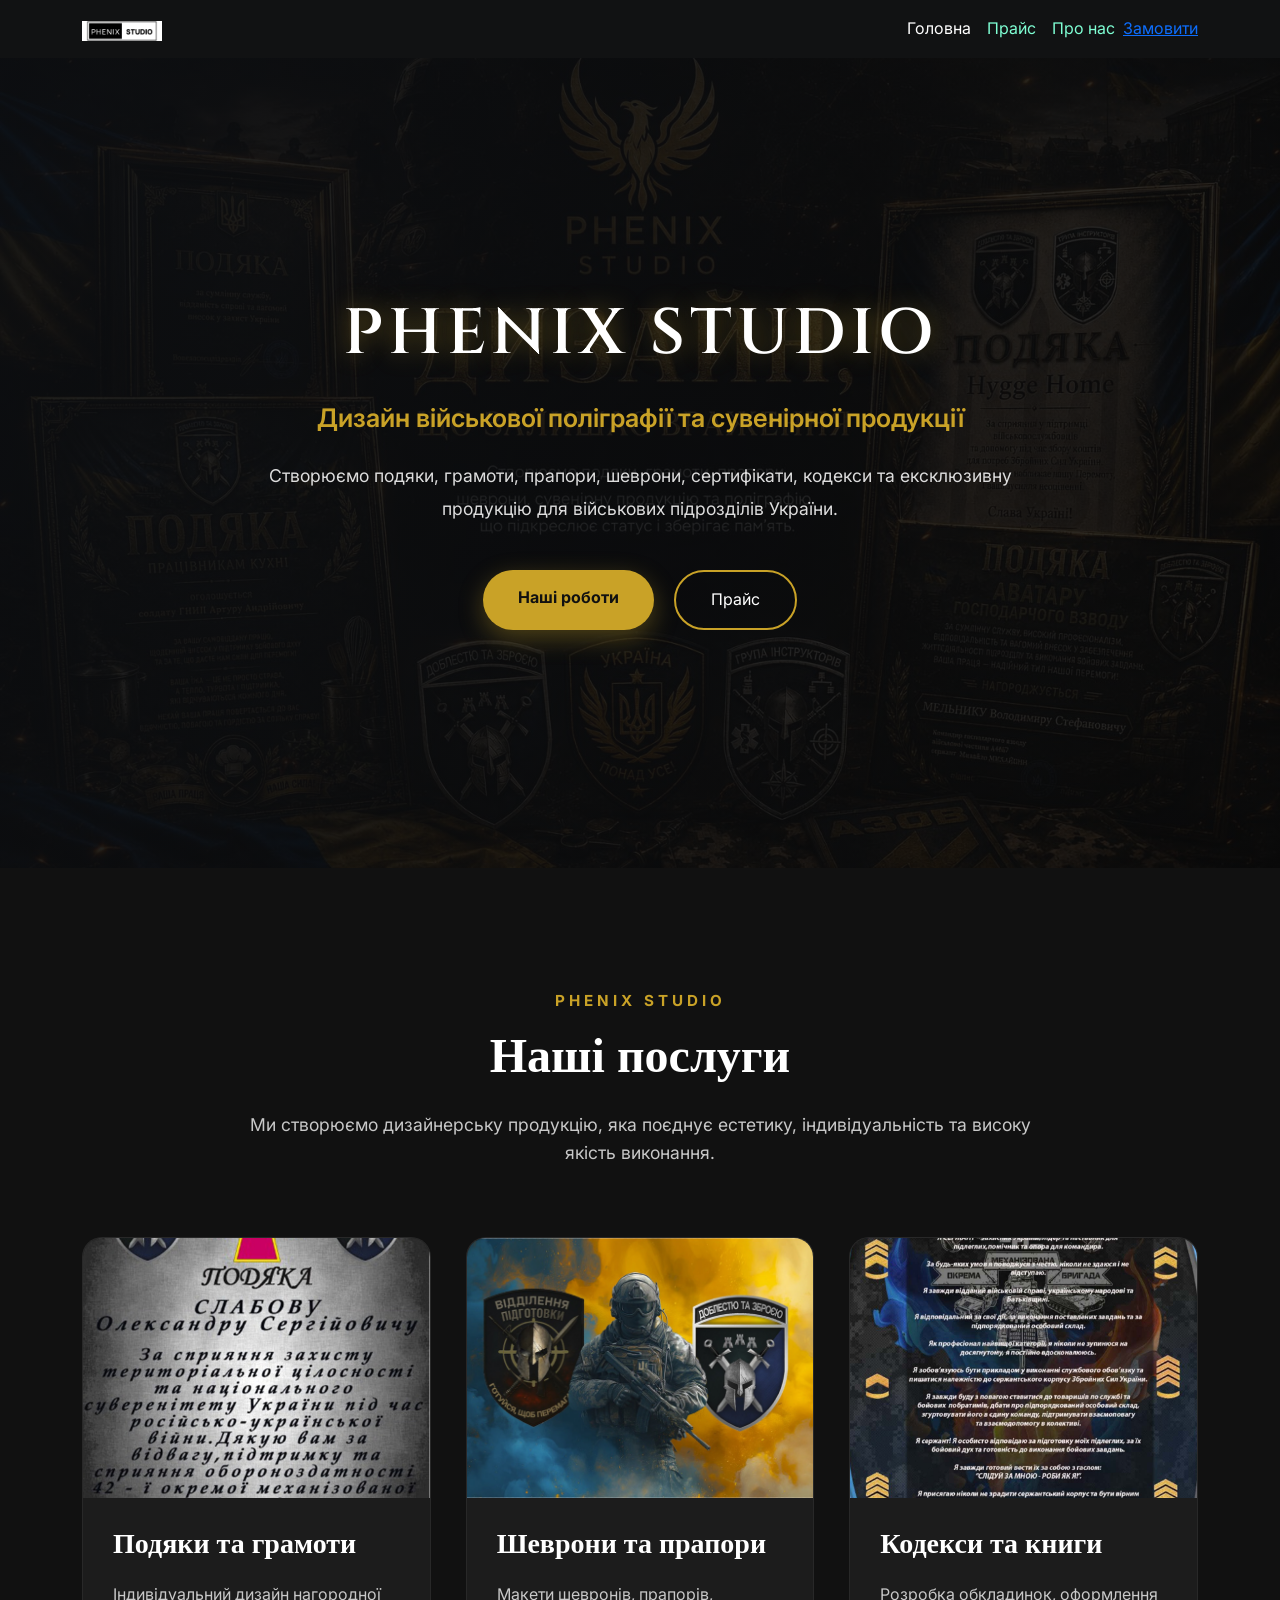
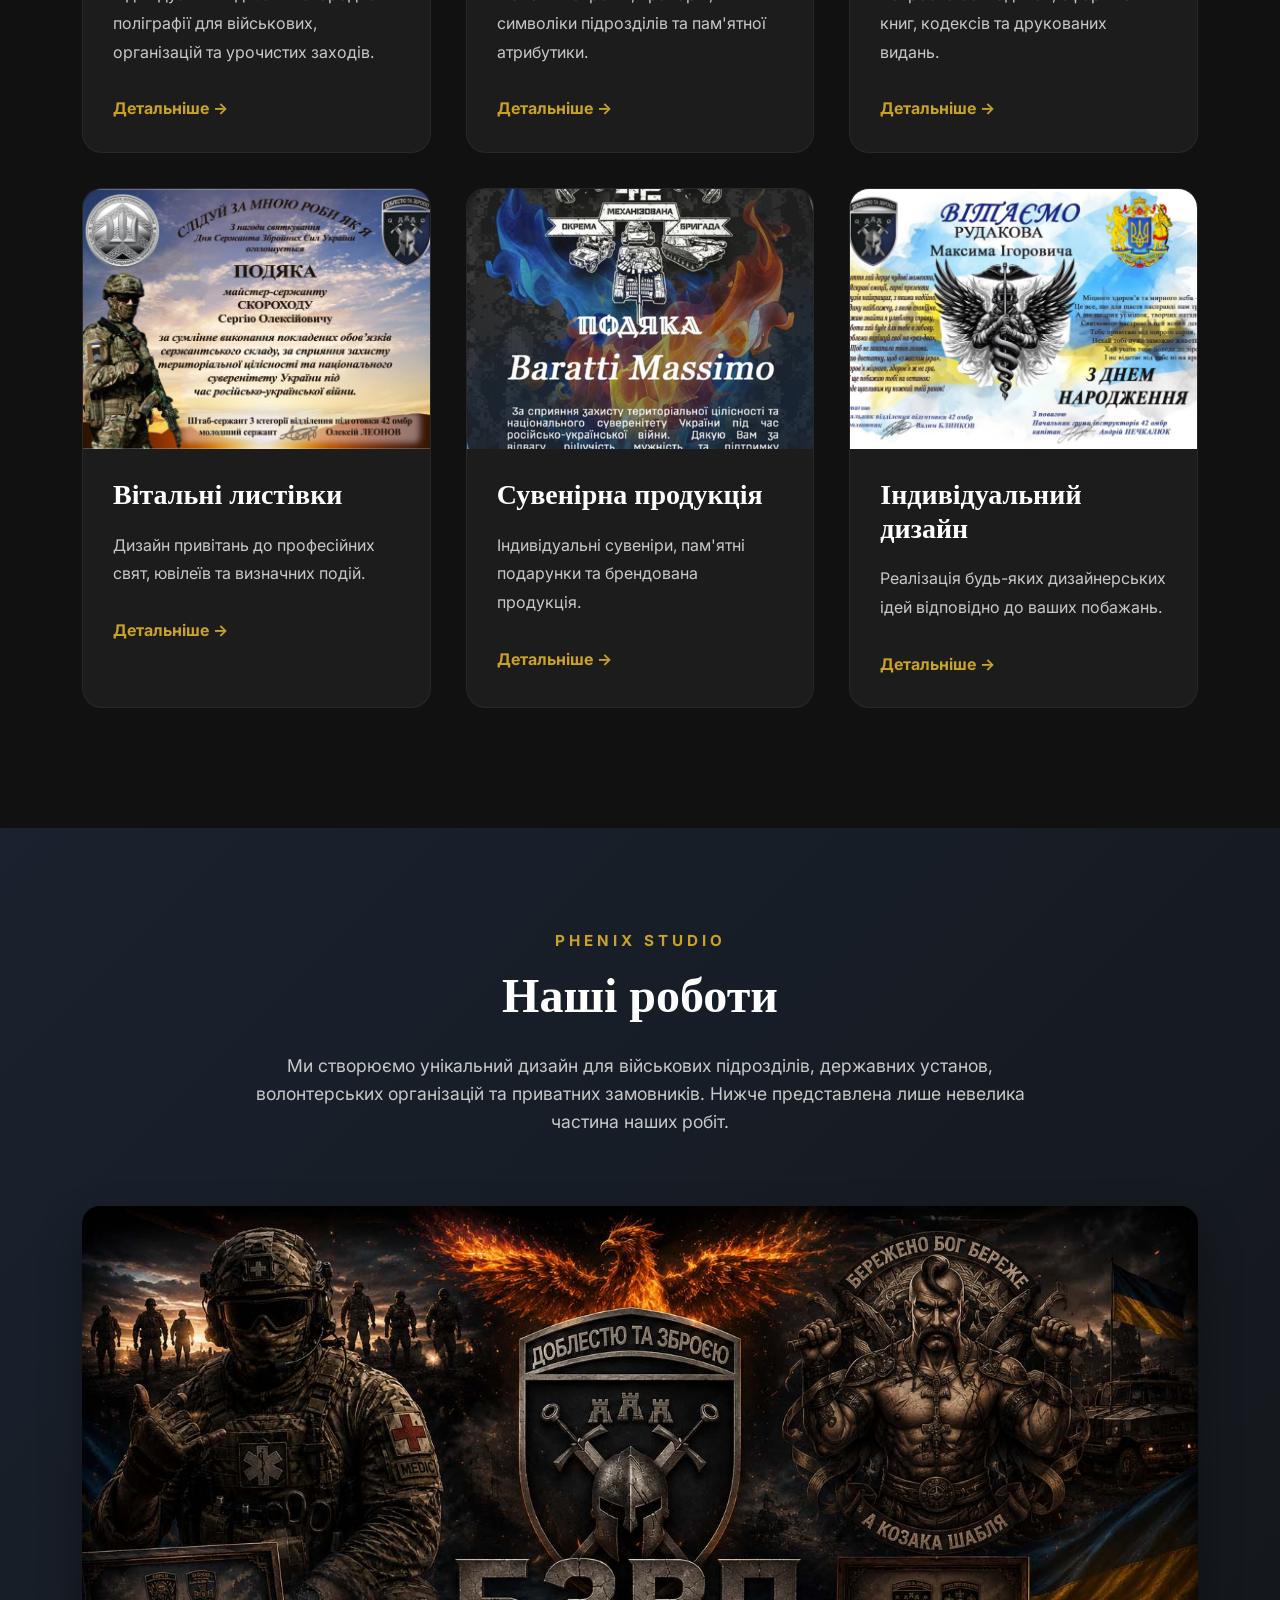
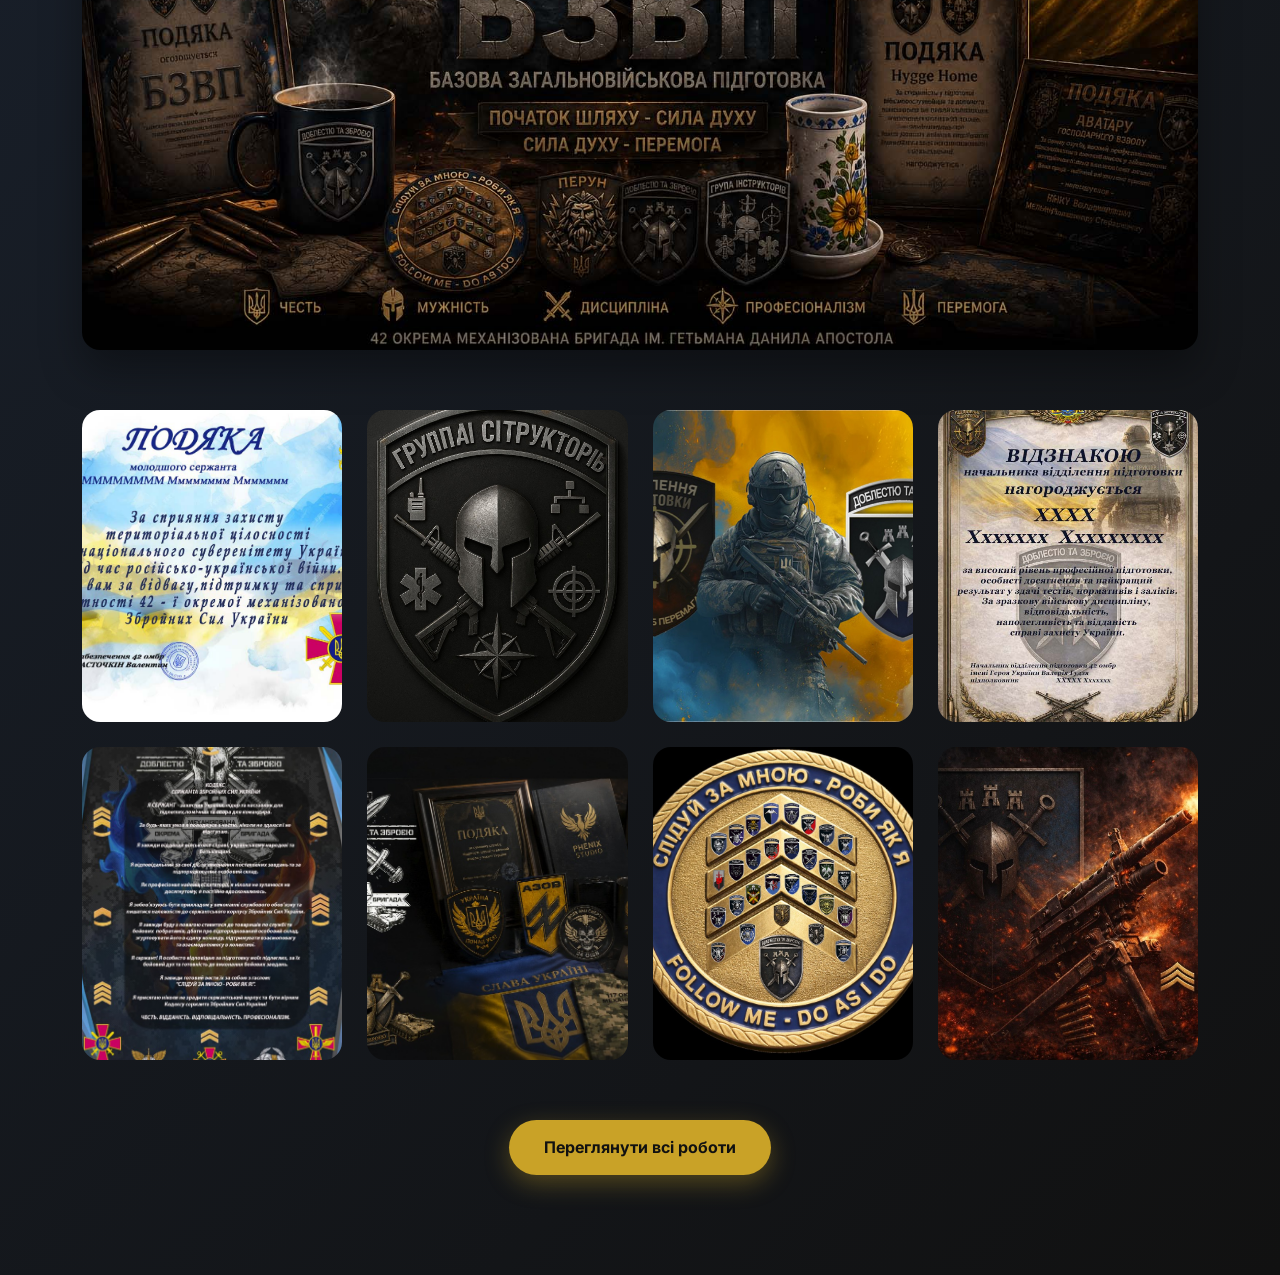
<file: index.html>
<!doctype html>
<html lang="uk">
  <head>
    <meta charset="UTF-8" />
    <meta name="viewport" content="width=device-width, initial-scale=1.0">
    <link
      href="https://cdn.jsdelivr.net/npm/bootstrap@5.2.3/dist/css/bootstrap.min.css"
      rel="stylesheet"
      integrity="sha384-rbsA2VBKQhggwzxH7pPCaAqO46MgnOM80zW1RWuH61DGLwZJEdK2Kadq2F9CUG65"
      crossorigin="anonymous"
    />
    <link rel="preconnect" href="https://fonts.googleapis.com">
<link rel="preconnect" href="https://fonts.gstatic.com" crossorigin>

<link href="https://fonts.googleapis.com/css2?family=Cinzel:wght@500;600;700&family=Inter:wght@300;400;500;600;700&display=swap" rel="stylesheet">
    <link rel="stylesheet" href="styles/style.css" />
    <link rel="icon" href="images/favicon.png" />
    <title>Phenix Studio | Дизайн поліграфії та сувенірної продукції</title>
  </head>

  <body>
    <header>
      <nav class="navbar navbar-expand-lg bg-dark">
        <div class="container">
          <a class="navbar-brand" href="index.html"
            ><img src="files/phenix studio.png" alt=""
          /></a>
          <button
            class="navbar-toggler"
            type="button"
            data-bs-toggle="collapse"
            data-bs-target="#navbarNav"
            aria-controls="navbarNav"
            aria-expanded="false"
            aria-label="Toggle navigation"
          >
            <span class="navbar-toggler-icon"></span>
          </button>
          <div class="collapse navbar-collapse" id="navbarNav">
            <ul class="navbar-nav ms-auto">
              <li class="nav-item">
                <a class="nav-link active" aria-current="page" href="index.html"
                  >Головна</a
                >
              </li>
              <li class="nav-item">
                <a class="nav-link" href="pricing.html">Прайс</a>
              </li>
              <li class="nav-item">
                <a class="nav-link" aria-current="page" href="about.html"
                  >Про нас</a
                >
              </li>
            </ul>
            <a href="#contacts" class="header-btn">
    Замовити
</a>
          </div>
        </div>
      </nav>
    </header>
    <section class="hero">

    <div class="hero-overlay"></div>

    <div class="container">

        <div class="hero-content">

            <h1>
                PHENIX STUDIO
            </h1>

            <p class="hero-subtitle">
                Дизайн військової поліграфії та сувенірної продукції
            </p>

            <p class="hero-description">

                Створюємо подяки, грамоти, прапори, шеврони,
                сертифікати, кодекси та ексклюзивну продукцію
                для військових підрозділів України.

            </p>

            <div class="hero-buttons">

                <a href="#gallery" class="btn-gold">
                    Наші роботи
                </a>

                <a href="pricing.html" class="btn-outline">
                    Прайс
                </a>

            </div>

        </div>

    </div>

</section>
<section class="services">

    <div class="container">

        <div class="section-title">

            <span>PHENIX STUDIO</span>

            <h2>Наші послуги</h2>

            <p>
                Ми створюємо дизайнерську продукцію, яка поєднує
                естетику, індивідуальність та високу якість виконання.
            </p>

        </div>

        <div class="services-grid">

            <article class="service-card">

                <img src="images/gratitude.jpeg" alt="Подяки">

                <div class="service-content">

                    <h3>Подяки та грамоти</h3>

                    <p>
                        Індивідуальний дизайн нагородної поліграфії для
                        військових, організацій та урочистих заходів.
                    </p>

                    <a href="pricing.html" class="service-link">
                        Детальніше →
                    </a>

                </div>

            </article>

            <article class="service-card">

                <img src="images/flag and chevrons.jpeg" alt="Шеврони">

                <div class="service-content">

                    <h3>Шеврони та прапори</h3>

                    <p>
                        Макети шевронів, прапорів, символіки підрозділів
                        та пам'ятної атрибутики.
                    </p>

                    <a href="pricing.html" class="service-link">
                        Детальніше →
                    </a>

                </div>

            </article>

            <article class="service-card">

                <img src="images/codes.jpg" alt="Кодекси">

                <div class="service-content">

                    <h3>Кодекси та книги</h3>

                    <p>
                        Розробка обкладинок, оформлення книг,
                        кодексів та друкованих видань.
                    </p>

                    <a href="pricing.html" class="service-link">
                        Детальніше →
                    </a>

                </div>

            </article>

            <article class="service-card">

                <img src="images/Thanksgiving for professional holidays.jpeg" alt="Листівки">

                <div class="service-content">

                    <h3>Вітальні листівки</h3>

                    <p>
                        Дизайн привітань до професійних свят,
                        ювілеїв та визначних подій.
                    </p>

                    <a href="pricing.html" class="service-link">
                        Детальніше →
                    </a>

                </div>

            </article>

            <article class="service-card">

                <img src="images/thanks to the volunteers.jpeg" alt="Сувеніри">

                <div class="service-content">

                    <h3>Сувенірна продукція</h3>

                    <p>
                        Індивідуальні сувеніри,
                        пам'ятні подарунки та брендована продукція.
                    </p>

                    <a href="pricing.html" class="service-link">
                        Детальніше →
                    </a>

                </div>

            </article>

            <article class="service-card">

                <img src="images/birthday-card.jpeg" alt="Індивідуальний дизайн">

                <div class="service-content">

                    <h3>Індивідуальний дизайн</h3>

                    <p>
                        Реалізація будь-яких дизайнерських ідей
                        відповідно до ваших побажань.
                    </p>

                    <a href="pricing.html" class="service-link">
                        Детальніше →
                    </a>

                </div>

            </article>

        </div>

    </div>

</section>

<!-- ==========================================
     PORTFOLIO
========================================== -->

<section class="portfolio" id="gallery">

    <div class="container">

        <div class="section-title">

            <span>PHENIX STUDIO</span>

            <h2>Наші роботи</h2>

            <p>
                Ми створюємо унікальний дизайн для військових підрозділів,
                державних установ, волонтерських організацій та приватних
                замовників. Нижче представлена лише невелика частина наших робіт.
            </p>

        </div>

        <!-- Головний колаж -->

        <div class="portfolio-featured">

            <img
                src="images/portfolio/portfolio-main.jpg"
                alt="Колаж робіт PHENIX STUDIO">

        </div>

        <!-- Галерея -->

        <div class="portfolio-grid">

            <article class="portfolio-card">

                <a href="images/portfolio/portfolio-01.jpg">

                    <img
                        src="images/portfolio/portfolio-01.jpg"
                        alt="Подяка військовим">

                    <div class="portfolio-overlay">

                        <h3>Подяки</h3>

                        <span>Переглянути →</span>

                    </div>

                </a>

            </article>

            <article class="portfolio-card">

                <a href="images/portfolio/portfolio-02.jpg">

                    <img
                        src="images/portfolio/portfolio-08.jpg"
                        alt="Шеврони">

                    <div class="portfolio-overlay">

                        <h3>Шеврони</h3>

                        <span>Переглянути →</span>

                    </div>

                </a>

            </article>

            <article class="portfolio-card">

                <a href="images/portfolio/portfolio-03.jpg">

                    <img
                        src="images/portfolio/portfolio-flags.jpeg"
                        alt="Прапори">

                    <div class="portfolio-overlay">

                        <h3>Прапори</h3>

                        <span>Переглянути →</span>

                    </div>

                </a>

            </article>

            <article class="portfolio-card">

                <a href="images/portfolio/portfolio-04.jpg">

                    <img
                        src="images/portfolio/portfolio-03.jpg"
                        alt="Грамоти">

                    <div class="portfolio-overlay">

                        <h3>Грамоти</h3>

                        <span>Переглянути →</span>

                    </div>

                </a>

            </article>

            <article class="portfolio-card">

                <a href="images/portfolio/portfolio-05.jpg">

                    <img
                        src="images/portfolio/portfolio-codes.jpeg"
                        alt="Кодекси">

                    <div class="portfolio-overlay">

                        <h3>Кодекси</h3>

                        <span>Переглянути →</span>

                    </div>

                </a>

            </article>

            <article class="portfolio-card">

                <a href="images/portfolio/portfolio-06.jpg">

                    <img
                        src="images/portfolio/portfolio-syveniry.jpeg"
                        alt="Сувенірна продукція">

                    <div class="portfolio-overlay">

                        <h3>Сувеніри</h3>

                        <span>Переглянути →</span>

                    </div>

                </a>

            </article>
            <article class="portfolio-card">

                <a href="images/portfolio/portfolio-07.jpg">

                    <img
                        src="images/portfolio/portfolio-06.jpeg"
                        alt="Коіни">

                    <div class="portfolio-overlay">

                        <h3>Коіни</h3>

                        <span>Переглянути →</span>

                    </div>

                </a>

            </article>
            <article class="portfolio-card">

                <a href="images/portfolio/portfolio-08.jpg">

                    <img
                        src="images/portfolio/portfolio-09.jpeg"
                        alt="Прапори з позивним">

                    <div class="portfolio-overlay">

                        <h3>Прапори з позивним</h3>

                        <span>Переглянути →</span>

                    </div>

                </a>

            </article>

        </div>

        <!-- Кнопка -->

        <div class="portfolio-footer">

            <a href="portfolio.html" class="btn-gold">

                Переглянути всі роботи

            </a>

        </div>

    </div>

</section>

    <footer></footer>
    <script
      src="https://cdn.jsdelivr.net/npm/bootstrap@5.2.3/dist/js/bootstrap.bundle.min.js"
      integrity="sha384-kenU1KFdBIe4zVF0s0G1M5b4hcpxyD9F7jL+jjXkk+Q2h455rYXK/7HAuoJl+0I4"
      crossorigin="anonymous"
    ></script>
  </body>
</html>
</file>
<file: styles/style.css>
/* ==========================================
   GOOGLE FONTS
========================================== */
/* Підключаються в <head> HTML */

/* ==========================================
   VARIABLES
========================================== */

:root {

    /* Colors */
    --color-bg: #111111;
    --color-bg-secondary: #1c1c1c;

    --color-primary: #c9a227;
    --color-primary-hover: #e3bb35;

    --color-text: #f5f5f5;
    --color-text-secondary: #c8c8c8;

    --color-accent: aquamarine;

    /* Effects */
    --shadow-card: 0 10px 30px rgba(201, 162, 39, 0.35);
    --border-radius: 18px;
}


/* ==========================================
   RESET
========================================== */

* {
    margin: 0;
    padding: 0;
    box-sizing: border-box;
}

html {
    scroll-behavior: smooth;
}


/* ==========================================
   GLOBAL
========================================== */

body {
    font-family: 'Inter', sans-serif;
    color: var(--color-text);
    background: linear-gradient(135deg, #202e44 0%, #111111 100%);
    line-height: 1.6;
}


/* ==========================================
   TYPOGRAPHY
========================================== */

h1,
h2,
h3,
h4,
h5 {
    font-family: 'Cinzel', serif;
    font-weight: 600;
}

p {
    color: var(--color-text-secondary);
}


/* ==========================================
   HEADER
========================================== */

.navbar {
    background: rgba(17, 17, 17, 0.95) !important;
    backdrop-filter: blur(10px);
}

.navbar-brand img {
    width: 80px;
}

.nav-link {
    color: var(--color-accent);
    transition: .3s;
}

.nav-link:hover {
    color: var(--color-primary);
}

.navbar-nav .nav-link.active {
    color: white;
}

.navbar-toggler {
    background-color: #555;
}


/* ==========================================
   CARDS
========================================== */

.card {
    border: none;
    border-radius: var(--border-radius);
    overflow: hidden;
    background: #1b1b1b;
    box-shadow: var(--shadow-card);
    transition: .35s ease;
}

.card:hover {
    transform: translateY(-8px);
    box-shadow: 0 20px 40px rgba(201, 162, 39, .45);
}

.card-body {
    background: #1b1b1b;
}

.card-title {
    color: var(--color-text);
}

.card-text {
    color: var(--color-text-secondary);
}


/* ==========================================
   SIDEBAR
========================================== */

.sidebar {
    margin-top: 20px;
    padding: 20px;
    border-radius: var(--border-radius);
    background: linear-gradient(180deg, #233a5d, #161616);
}

.sidebar p {
    margin-bottom: 0;
}

.sidebar a {
    color: var(--color-primary);
    text-decoration: none;
}

.sidebar a:hover {
    color: var(--color-primary-hover);
}


/* ==========================================
   BUTTONS
========================================== */

.btn-primary {
    background: var(--color-primary);
    border: none;
    color: #111;
    font-weight: 600;
    transition: .3s;
}

.btn-primary:hover {
    background: var(--color-primary-hover);
    color: #111;
}
.btn-gold{

    display:inline-block;

    padding:15px 35px;

    background:var(--color-primary);

    color:#111;

    border-radius:50px;

    text-decoration:none;

    font-weight:700;

    transition:.35s;

    box-shadow:0 8px 25px rgba(201,162,39,.35);

}

.btn-gold:hover{

    background:var(--color-primary-hover);

    color:#111;

    transform:translateY(-3px);

}

.btn-outline{

    display:inline-block;

    padding:15px 35px;

    border:2px solid var(--color-primary);

    color:white;

    border-radius:50px;

    text-decoration:none;

    transition:.35s;

}

.btn-outline:hover{

    background:var(--color-primary);

    color:#111;

}

/* ==========================================
   HERO
========================================== */

.hero {
    position: relative;
    min-height: 90vh;

    display: flex;
    align-items: center;
    justify-content: center;

    background-image: url("../images/hero-banner.jpg");
    background-size: cover;
    background-position: center;

    overflow: hidden;
}

.hero-overlay {

    position: absolute;

    inset: 0;

    background:

        linear-gradient(
            rgba(10,10,10,.82),
            rgba(10,10,10,.82)
        ),

        linear-gradient(
            120deg,
            rgba(32,46,68,.65),
            rgba(0,0,0,.15)
        );
}

.hero .container{

    position: relative;
    z-index: 2;

}

.hero-content{

    max-width:800px;

    text-align:center;

    margin:auto;

}

.hero h1{

    font-size:4rem;

    color:white;

    letter-spacing:5px;

    margin-bottom:25px;

    text-shadow:0 0 25px rgba(201,162,39,.45);

}

.hero-subtitle{

    font-size:1.6rem;

    color:var(--color-primary);

    margin-bottom:20px;

    font-weight:600;

}

.hero-description{

    font-size:1.1rem;

    color:#dddddd;

    line-height:1.9;

    margin-bottom:45px;

}

.hero-buttons{

    display:flex;

    justify-content:center;

    gap:20px;

    flex-wrap:wrap;

}

/* ==========================================
   SERVICES
========================================== */

.services {

    padding: 120px 0;

    background: var(--color-bg);

}

.section-title{

    text-align:center;

    max-width:800px;

    margin:0 auto 70px;

}

.section-title span{

    color:var(--color-primary);

    letter-spacing:4px;

    font-size:.95rem;

    font-weight:700;

}

.section-title h2{

    font-size:3rem;

    margin:15px 0 25px;

    color:white;

}

.section-title p{

    font-size:1.1rem;

    color:var(--color-text-secondary);

}

.services-grid{

    display:grid;

    grid-template-columns:repeat(auto-fit,minmax(320px,1fr));

    gap:35px;

}
.service-card{

    background:var(--color-bg-secondary);

    border-radius:20px;

    overflow:hidden;

    transition:.35s;

    border:1px solid rgba(255,255,255,.05);

}
.service-card:hover{

    transform:translateY(-10px);

    border-color:var(--color-primary);

    box-shadow:0 20px 45px rgba(201,162,39,.20);

}
.service-card img{

    width:100%;

    height:260px;

    object-fit:cover;

    transition:.5s;

}
.service-card:hover img{

    transform:scale(1.06);

}
.service-content{

    padding:30px;

}
.service-content h3{

    margin-bottom:18px;

    color:white;

}
.service-content p{

    margin-bottom:30px;

    line-height:1.8;

}
.service-link{

    text-decoration:none;

    color:var(--color-primary);

    font-weight:700;

    transition:.3s;

}
.service-link:hover{

    color:var(--color-primary-hover);

    padding-left:8px;

}

/* ==========================================
   PORTFOLIO
========================================== */

.portfolio {
    padding: 100px 0;
}

.portfolio-featured {
    margin: 60px 0;
    overflow: hidden;
    border-radius: var(--border-radius);
    box-shadow: 0 20px 40px rgba(0, 0, 0, .35);
}

.portfolio-featured img {
    width: 100%;
    display: block;
}

.portfolio-grid {
    display: grid;
    grid-template-columns: repeat(4, 1fr);
    gap: 25px;
}
.portfolio-card {
    position: relative;
    overflow: hidden;
    border-radius: var(--border-radius);
    cursor: pointer;
    background: #1b1b1b;
    transition: .35s ease;
}

.portfolio-card a {
    display: block;
    text-decoration: none;
}

.portfolio-card img {
    width: 100%;
    aspect-ratio: 5/6;
    object-fit: cover;
    display: block;
    transition: .5s ease;
}
.portfolio-overlay {
    position: absolute;
    inset: 0;

    display: flex;
    flex-direction: column;
    justify-content: flex-end;

    padding: 25px;

    background: linear-gradient(
        transparent,
        rgba(0,0,0,.88)
    );

    opacity: 0;

    transition: .35s ease;
}
.portfolio-card:hover {

    transform: translateY(-8px);

    box-shadow: var(--shadow-card);

}

.portfolio-card:hover img {

    transform: scale(1.08);

}

.portfolio-card:hover .portfolio-overlay {

    opacity: 1;

}
.portfolio-overlay h3 {

    color: white;

    margin-bottom: 8px;

    font-size: 1.4rem;

}

.portfolio-overlay span {

    color: var(--color-primary);

    font-weight: 600;

}
.portfolio-footer {

    margin-top: 60px;

    text-align: center;

}

/* ==========================================
   FOOTER
========================================== */

/* Будемо створювати пізніше */


/* ==========================================
   MEDIA QUERIES
========================================== */

@media (max-width: 992px) {

    .card {
        margin-bottom: 20px;
    }

}

@media (max-width: 768px) {

    h1 {
        font-size: 2.3rem;
    }

}
@media(max-width:992px){

.hero{

min-height:75vh;

}

.hero h1{

font-size:3rem;

}

.hero-subtitle{

font-size:1.25rem;

}

} 


@media(max-width:768px){

.hero h1{

font-size:2.3rem;

letter-spacing:2px;

}

.hero-description{

font-size:1rem;

}

.hero-buttons{

flex-direction:column;

align-items:center;

}

}

/* Планшети */

@media (max-width:991px){

    .portfolio-grid{

        grid-template-columns:repeat(2,1fr);

    }

}

/* Телефони */

@media (max-width:767px){

    .portfolio-grid{

        grid-template-columns:1fr;

    }

}
</file>
